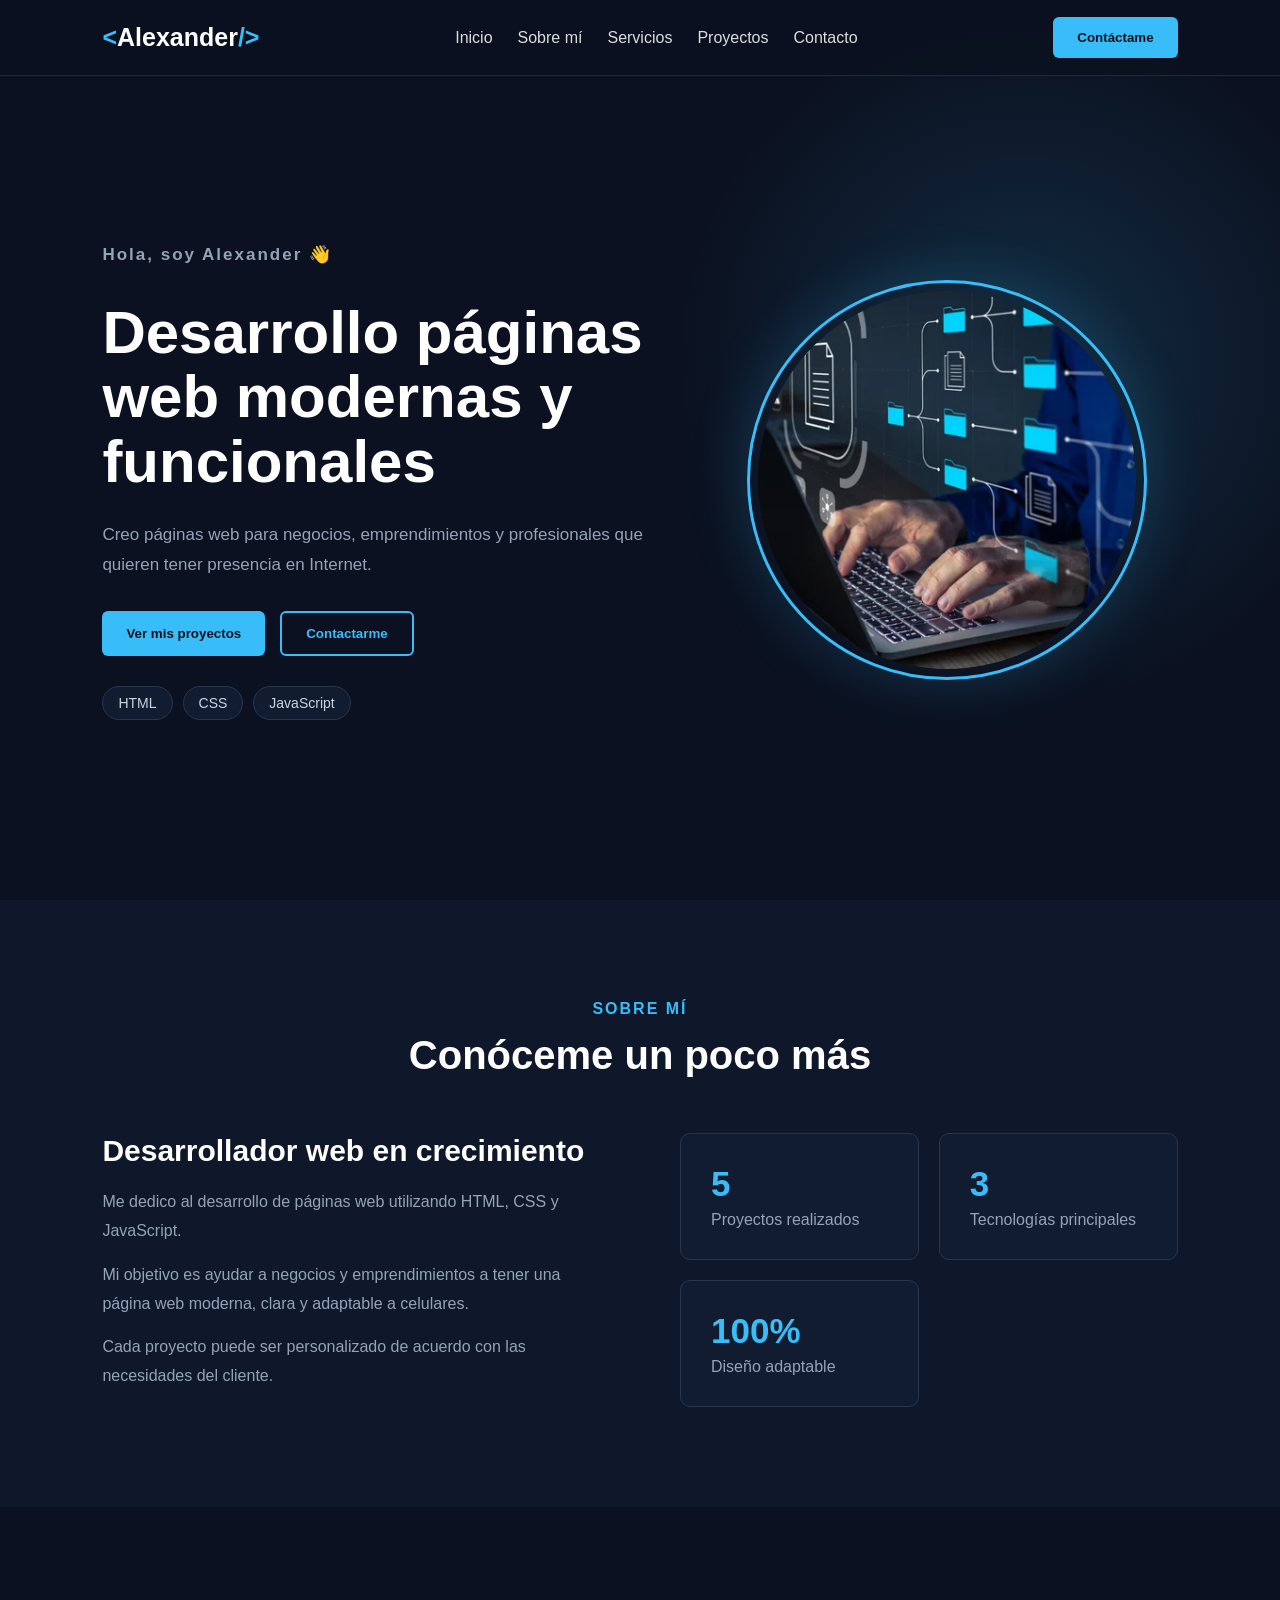
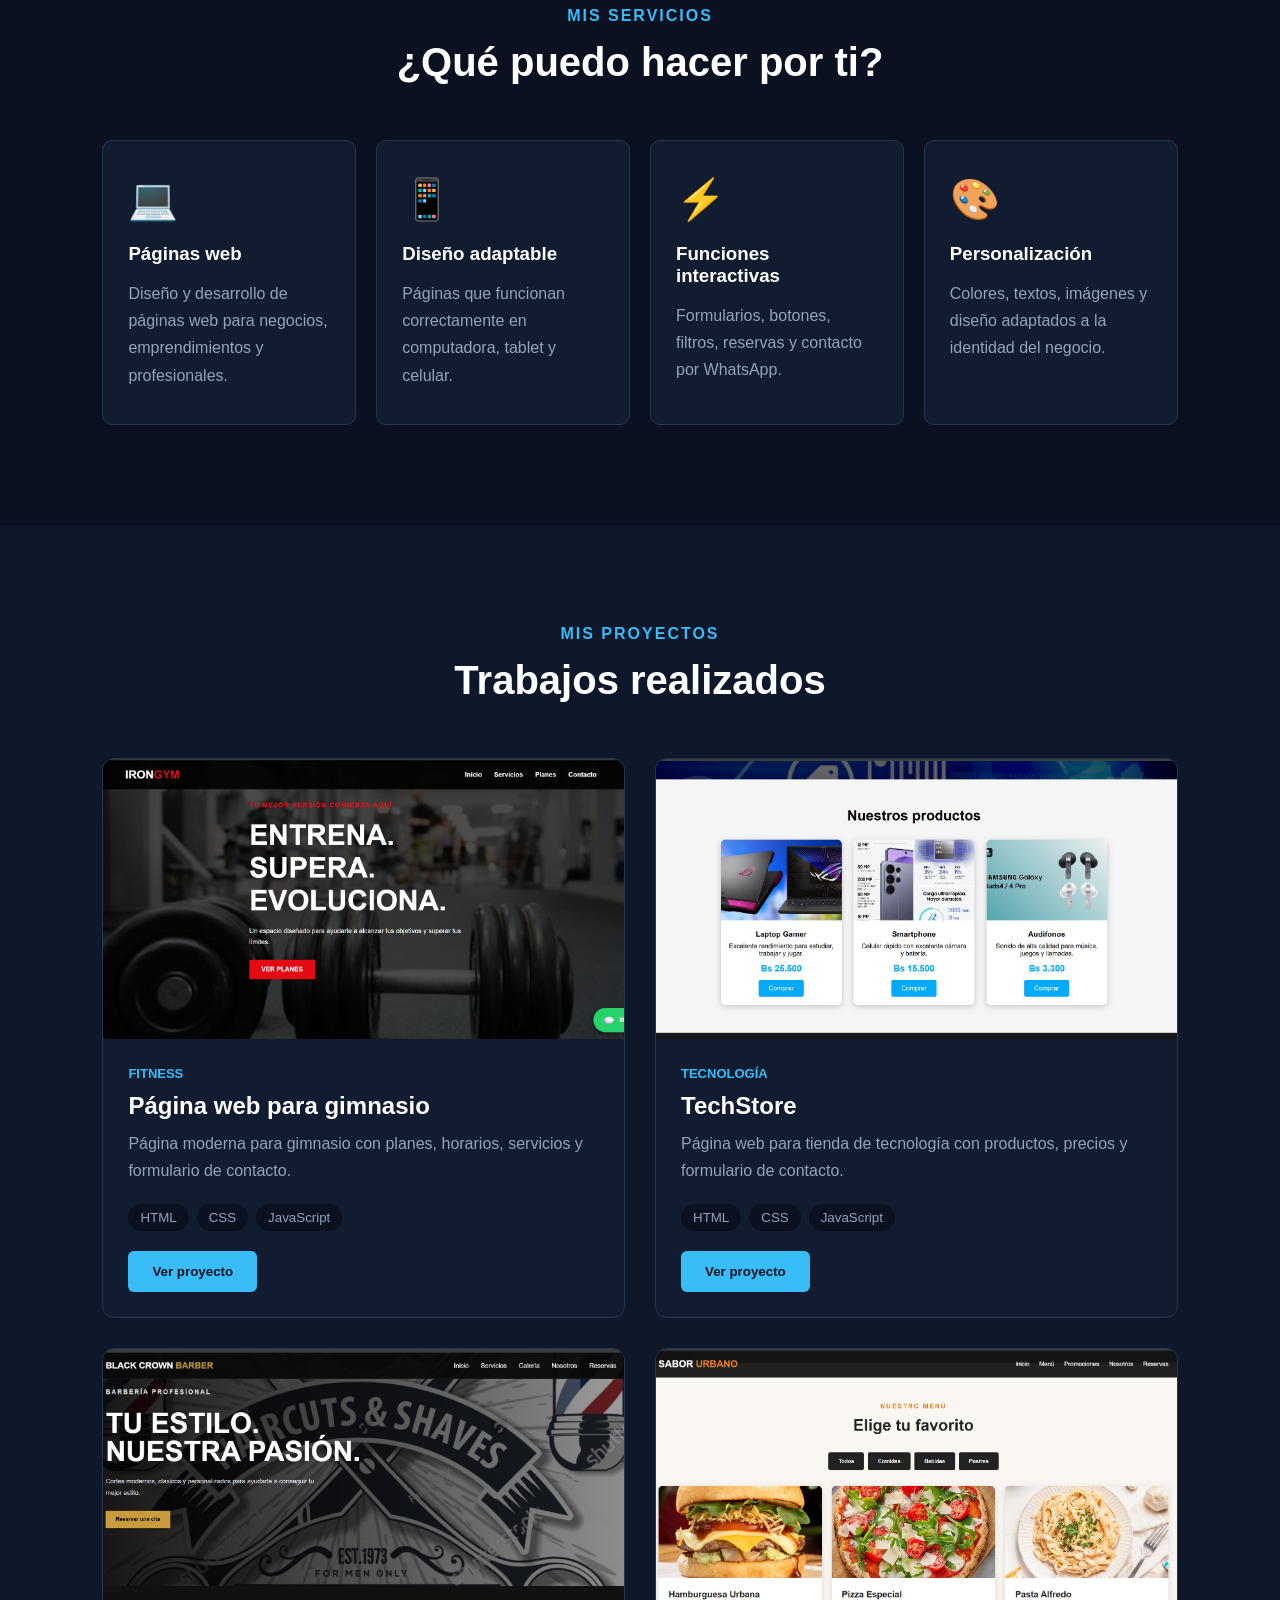
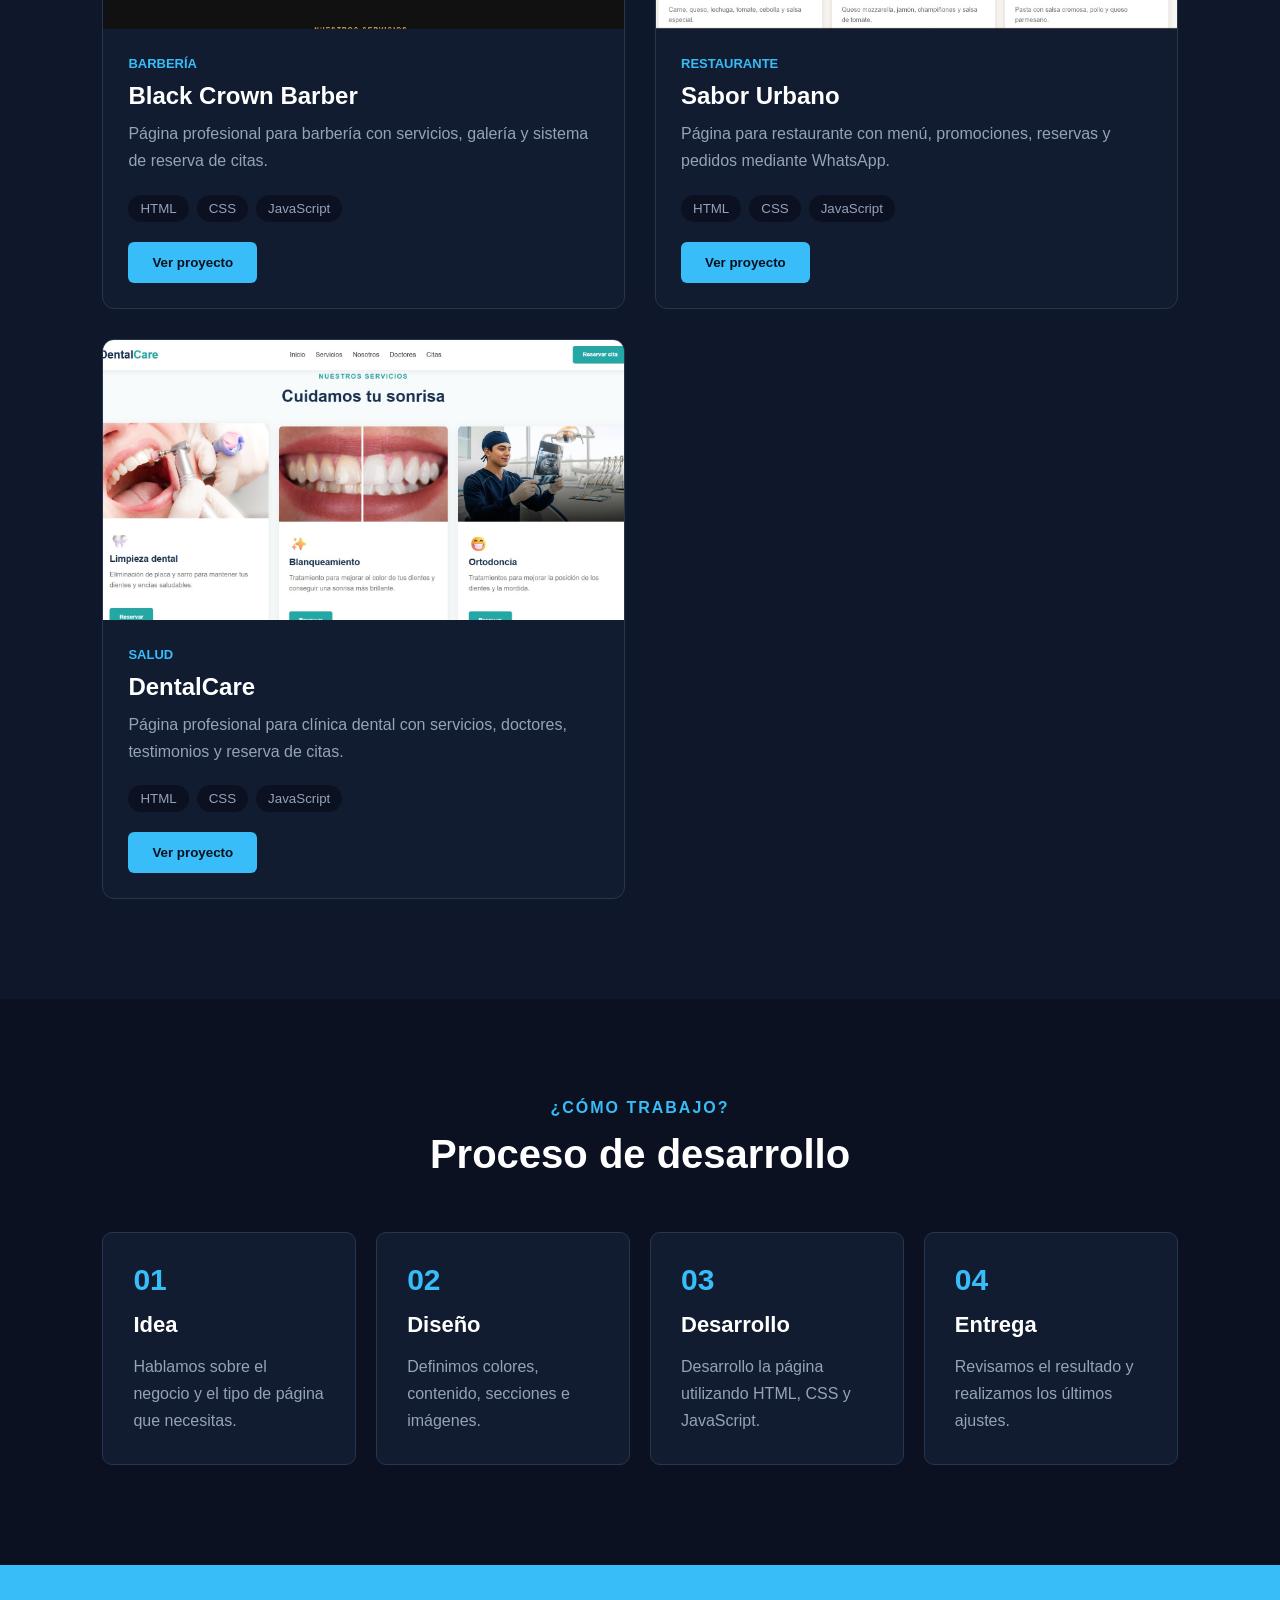
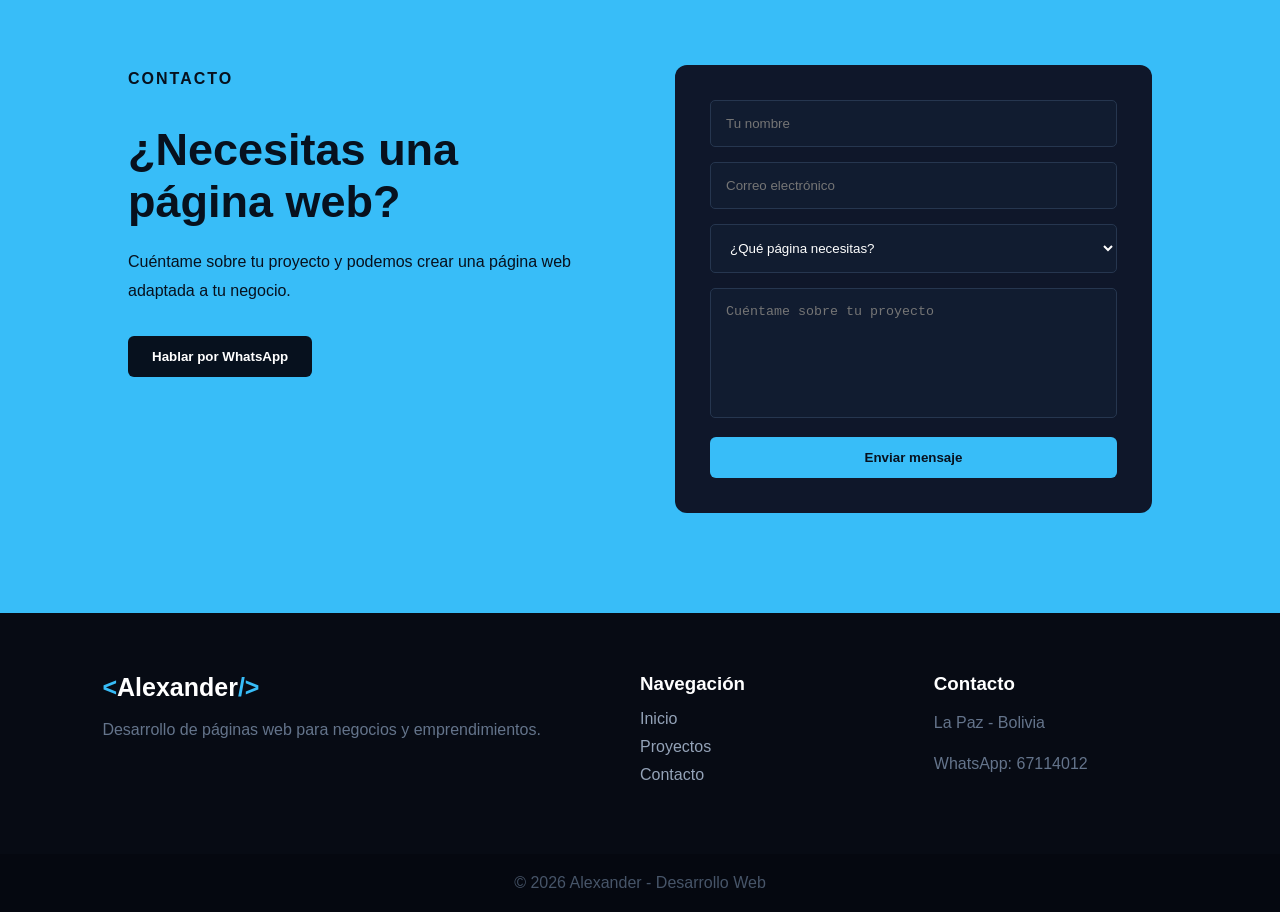
<file: index.html>
<!DOCTYPE html>
<html lang="es">

<head>
    <meta charset="UTF-8">
    <meta name="viewport" content="width=device-width, initial-scale=1.0">

    <title>Mi Portafolio Web</title>

    <link rel="stylesheet" href="estilos.css">
</head>

<body>

    <!-- HEADER -->

    <header>

        <div class="logo">
            <span>&lt;</span>Alexander<span>/&gt;</span>
        </div>

        <nav>
            <a href="#inicio">Inicio</a>
            <a href="#sobre-mi">Sobre mí</a>
            <a href="#servicios">Servicios</a>
            <a href="#proyectos">Proyectos</a>
            <a href="#contacto">Contacto</a>
        </nav>

        <button onclick="irContacto()">
            Contáctame
        </button>

    </header>


    <!-- INICIO -->

    <section id="inicio" class="inicio">

        <div class="contenido-inicio">

            <p class="saludo">
                Hola, soy Alexander 👋
            </p>

            <h1>
                Desarrollo páginas web
                modernas y funcionales
            </h1>

            <p>
                Creo páginas web para negocios,
                emprendimientos y profesionales que quieren
                tener presencia en Internet.
            </p>


            <div class="botones-inicio">

                <button onclick="irProyectos()">
                    Ver mis proyectos
                </button>

                <button class="boton-secundario" onclick="irContacto()">
                    Contactarme
                </button>

            </div>


            <div class="tecnologias">

                <span>HTML</span>

                <span>CSS</span>

                <span>JavaScript</span>

            </div>

        </div>


        <div class="imagen-inicio">

            <div class="circulo">

                <img
                    src="perfil.jpg"
                    alt="Desarrollador web"
                >

            </div>

        </div>

    </section>


    <!-- SOBRE MI -->

    <section id="sobre-mi" class="sobre-mi">

        <div class="titulo-seccion">

            <p>SOBRE MÍ</p>

            <h2>
                Conóceme un poco más
            </h2>

        </div>


        <div class="contenido-sobre-mi">

            <div class="texto-sobre-mi">

                <h3>
                    Desarrollador web en crecimiento
                </h3>

                <p>
                    Me dedico al desarrollo de páginas web
                    utilizando HTML, CSS y JavaScript.
                </p>

                <p>
                    Mi objetivo es ayudar a negocios y
                    emprendimientos a tener una página web
                    moderna, clara y adaptable a celulares.
                </p>

                <p>
                    Cada proyecto puede ser personalizado
                    de acuerdo con las necesidades del cliente.
                </p>

            </div>


            <div class="datos-sobre-mi">

                <div>
                    <strong>5</strong>
                    <span>Proyectos realizados</span>
                </div>

                <div>
                    <strong>3</strong>
                    <span>Tecnologías principales</span>
                </div>

                <div>
                    <strong>100%</strong>
                    <span>Diseño adaptable</span>
                </div>

            </div>

        </div>

    </section>


    <!-- SERVICIOS -->

    <section id="servicios" class="servicios-seccion">

        <div class="titulo-seccion">

            <p>MIS SERVICIOS</p>

            <h2>
                ¿Qué puedo hacer por ti?
            </h2>

        </div>


        <div class="servicios">

            <div class="servicio">

                <div class="icono">
                    💻
                </div>

                <h3>
                    Páginas web
                </h3>

                <p>
                    Diseño y desarrollo de páginas web
                    para negocios, emprendimientos y
                    profesionales.
                </p>

            </div>


            <div class="servicio">

                <div class="icono">
                    📱
                </div>

                <h3>
                    Diseño adaptable
                </h3>

                <p>
                    Páginas que funcionan correctamente
                    en computadora, tablet y celular.
                </p>

            </div>


            <div class="servicio">

                <div class="icono">
                    ⚡
                </div>

                <h3>
                    Funciones interactivas
                </h3>

                <p>
                    Formularios, botones, filtros,
                    reservas y contacto por WhatsApp.
                </p>

            </div>


            <div class="servicio">

                <div class="icono">
                    🎨
                </div>

                <h3>
                    Personalización
                </h3>

                <p>
                    Colores, textos, imágenes y diseño
                    adaptados a la identidad del negocio.
                </p>

            </div>

        </div>

    </section>


    <!-- PROYECTOS -->

    <section id="proyectos" class="proyectos-seccion">

        <div class="titulo-seccion">

            <p>MIS PROYECTOS</p>

            <h2>
                Trabajos realizados
            </h2>

        </div>


        <div class="proyectos">


            <!-- PROYECTO 1 -->

            <div class="proyecto">

                <div class="imagen-proyecto">

                    <img
                        src="gimnasio.jpg"
                        alt="Página web gimnasio"
                    >

                </div>

                <div class="info-proyecto">

                    <span>
                        FITNESS
                    </span>

                    <h3>
                        Página web para gimnasio
                    </h3>

                    <p>
                        Página moderna para gimnasio con
                        planes, horarios, servicios y
                        formulario de contacto.
                    </p>

                    <div class="etiquetas">

                        <small>HTML</small>
                        <small>CSS</small>
                        <small>JavaScript</small>

                    </div>

                    <button onclick="verProyecto('gimnasio')">
                        Ver proyecto
                    </button>

                </div>

            </div>


            <!-- PROYECTO 2 -->

            <div class="proyecto">

                <div class="imagen-proyecto">

                    <img
                        src="tecnologia.jpg"
                        alt="Tienda de tecnología"
                    >

                </div>

                <div class="info-proyecto">

                    <span>
                        TECNOLOGÍA
                    </span>

                    <h3>
                        TechStore
                    </h3>

                    <p>
                        Página web para tienda de tecnología
                        con productos, precios y formulario
                        de contacto.
                    </p>

                    <div class="etiquetas">

                        <small>HTML</small>
                        <small>CSS</small>
                        <small>JavaScript</small>

                    </div>

                    <button onclick="verProyecto('tecnologia')">
                        Ver proyecto
                    </button>

                </div>

            </div>


            <!-- PROYECTO 3 -->

            <div class="proyecto">

                <div class="imagen-proyecto">

                    <img
                        src="barberia.jpg"
                        alt="Página web barbería"
                    >

                </div>

                <div class="info-proyecto">

                    <span>
                        BARBERÍA
                    </span>

                    <h3>
                        Black Crown Barber
                    </h3>

                    <p>
                        Página profesional para barbería
                        con servicios, galería y sistema
                        de reserva de citas.
                    </p>

                    <div class="etiquetas">

                        <small>HTML</small>
                        <small>CSS</small>
                        <small>JavaScript</small>

                    </div>

                    <button onclick="verProyecto('barberia')">
                        Ver proyecto
                    </button>

                </div>

            </div>


            <!-- PROYECTO 4 -->

            <div class="proyecto">

                <div class="imagen-proyecto">

                    <img
                        src="restaurante.jpg"
                        alt="Página web restaurante"
                    >

                </div>

                <div class="info-proyecto">

                    <span>
                        RESTAURANTE
                    </span>

                    <h3>
                        Sabor Urbano
                    </h3>

                    <p>
                        Página para restaurante con menú,
                        promociones, reservas y pedidos
                        mediante WhatsApp.
                    </p>

                    <div class="etiquetas">

                        <small>HTML</small>
                        <small>CSS</small>
                        <small>JavaScript</small>

                    </div>

                    <button onclick="verProyecto('restaurante')">
                        Ver proyecto
                    </button>

                </div>

            </div>


            <!-- PROYECTO 5 -->

            <div class="proyecto">

                <div class="imagen-proyecto">

                    <img
                        src="dental.jpg"
                        alt="Página web clínica dental"
                    >

                </div>

                <div class="info-proyecto">

                    <span>
                        SALUD
                    </span>

                    <h3>
                        DentalCare
                    </h3>

                    <p>
                        Página profesional para clínica
                        dental con servicios, doctores,
                        testimonios y reserva de citas.
                    </p>

                    <div class="etiquetas">

                        <small>HTML</small>
                        <small>CSS</small>
                        <small>JavaScript</small>

                    </div>

                    <button onclick="verProyecto('dental')">
                        Ver proyecto
                    </button>

                </div>

            </div>

        </div>

    </section>


    <!-- PROCESO -->

    <section class="proceso">

        <div class="titulo-seccion">

            <p>¿CÓMO TRABAJO?</p>

            <h2>
                Proceso de desarrollo
            </h2>

        </div>


        <div class="pasos">

            <div class="paso">

                <span>01</span>

                <h3>
                    Idea
                </h3>

                <p>
                    Hablamos sobre el negocio y el tipo
                    de página que necesitas.
                </p>

            </div>


            <div class="paso">

                <span>02</span>

                <h3>
                    Diseño
                </h3>

                <p>
                    Definimos colores, contenido,
                    secciones e imágenes.
                </p>

            </div>


            <div class="paso">

                <span>03</span>

                <h3>
                    Desarrollo
                </h3>

                <p>
                    Desarrollo la página utilizando
                    HTML, CSS y JavaScript.
                </p>

            </div>


            <div class="paso">

                <span>04</span>

                <h3>
                    Entrega
                </h3>

                <p>
                    Revisamos el resultado y realizamos
                    los últimos ajustes.
                </p>

            </div>

        </div>

    </section>


    <!-- CONTACTO -->

    <section id="contacto" class="contacto">

        <div class="contacto-texto">

            <p class="subtitulo">
                CONTACTO
            </p>

            <h2>
                ¿Necesitas una página web?
            </h2>

            <p>
                Cuéntame sobre tu proyecto y podemos
                crear una página web adaptada a tu
                negocio.
            </p>


            <button onclick="abrirWhatsApp()">
                Hablar por WhatsApp
            </button>

        </div>


        <form id="formularioContacto">

            <input
                type="text"
                id="nombre"
                placeholder="Tu nombre"
                required
            >

            <input
                type="email"
                id="correo"
                placeholder="Correo electrónico"
                required
            >

            <select id="tipoPagina" required>

                <option value="">
                    ¿Qué página necesitas?
                </option>

                <option>
                    Página para negocio
                </option>

                <option>
                    Restaurante
                </option>

                <option>
                    Tienda
                </option>

                <option>
                    Portafolio
                </option>

                <option>
                    Otro proyecto
                </option>

            </select>


            <textarea
                id="mensaje"
                placeholder="Cuéntame sobre tu proyecto"
                required
            ></textarea>


            <button type="submit">
                Enviar mensaje
            </button>

        </form>

    </section>


    <!-- FOOTER -->

    <footer>

        <div>

            <div class="logo">
                <span>&lt;</span>Alexander<span>/&gt;</span>
            </div>

            <p>
                Desarrollo de páginas web para negocios
                y emprendimientos.
            </p>

        </div>


        <div>

            <h3>
                Navegación
            </h3>

            <a href="#inicio">
                Inicio
            </a>

            <a href="#proyectos">
                Proyectos
            </a>

            <a href="#contacto">
                Contacto
            </a>

        </div>


        <div>

            <h3>
                Contacto
            </h3>

            <p>
                La Paz - Bolivia
            </p>

            <p>
                WhatsApp: 67114012
            </p>

        </div>

    </footer>


    <div class="derechos">

        © 2026 Alexander - Desarrollo Web

    </div>


    <script src="script.js"></script>

</body>

</html>
</file>
<file: estilos.css>
* {
    margin: 0;
    padding: 0;
    box-sizing: border-box;
}

html {
    scroll-behavior: smooth;
}

body {
    font-family: Arial, Helvetica, sans-serif;
    background-color: #0b1120;
    color: white;
}


/* HEADER */

header {
    position: fixed;

    top: 0;
    left: 0;

    width: 100%;

    padding: 17px 8%;

    display: flex;

    justify-content: space-between;
    align-items: center;

    background-color: rgba(11, 17, 32, 0.95);

    border-bottom: 1px solid #1e293b;

    z-index: 1000;
}


.logo {
    font-size: 25px;

    font-weight: bold;
}


.logo span {
    color: #38bdf8;
}


nav {
    display: flex;

    gap: 25px;
}


nav a {
    color: #ddd;

    text-decoration: none;

    transition: 0.3s;
}


nav a:hover {
    color: #38bdf8;
}


button {
    padding: 13px 24px;

    border: none;

    background-color: #38bdf8;

    color: #07111e;

    border-radius: 6px;

    font-weight: bold;

    cursor: pointer;

    transition: 0.3s;
}


button:hover {
    background-color: white;

    transform: translateY(-2px);
}


/* INICIO */

.inicio {
    min-height: 100vh;

    padding: 120px 8% 60px;

    display: grid;

    grid-template-columns: 1.2fr 1fr;

    align-items: center;

    gap: 60px;

    background:
        radial-gradient(
            circle at 80% 40%,
            rgba(56,189,248,0.16),
            transparent 30%
        );
}


.saludo,
.subtitulo,
.titulo-seccion p {
    color: #38bdf8;

    font-weight: bold;

    letter-spacing: 2px;

    margin-bottom: 15px;
}


.contenido-inicio h1 {
    font-size: 60px;

    line-height: 1.08;

    margin-bottom: 25px;
}


.contenido-inicio > p {
    color: #94a3b8;

    line-height: 1.8;

    max-width: 600px;

    font-size: 17px;

    margin-bottom: 30px;
}


.botones-inicio {
    display: flex;

    gap: 15px;

    margin-bottom: 30px;
}


.boton-secundario {
    background-color: transparent;

    border: 2px solid #38bdf8;

    color: #38bdf8;
}


.boton-secundario:hover {
    background-color: #38bdf8;

    color: #07111e;
}


.tecnologias {
    display: flex;

    gap: 10px;

    flex-wrap: wrap;
}


.tecnologias span {
    background-color: #111c30;

    border: 1px solid #26364f;

    padding: 8px 15px;

    border-radius: 20px;

    color: #cbd5e1;

    font-size: 14px;
}


/* IMAGEN PERFIL */

.imagen-inicio {
    display: flex;

    justify-content: center;
}


.circulo {
    width: 400px;
    height: 400px;

    border-radius: 50%;

    padding: 8px;

    border: 3px solid #38bdf8;

    box-shadow:
        0 0 60px rgba(56,189,248,0.2);
}


.circulo img {
    width: 100%;
    height: 100%;

    object-fit: cover;

    border-radius: 50%;
}


/* SECCIONES */

.sobre-mi,
.servicios-seccion,
.proyectos-seccion,
.proceso {
    padding: 100px 8%;
}


.titulo-seccion {
    text-align: center;

    margin-bottom: 55px;
}


.titulo-seccion h2 {
    font-size: 40px;
}


/* SOBRE MI */

.sobre-mi {
    background-color: #0f172a;
}


.contenido-sobre-mi {
    display: grid;

    grid-template-columns: 1fr 1fr;

    gap: 80px;

    align-items: center;
}


.texto-sobre-mi h3 {
    font-size: 30px;

    margin-bottom: 20px;
}


.texto-sobre-mi p {
    color: #94a3b8;

    line-height: 1.8;

    margin-bottom: 15px;
}


.datos-sobre-mi {
    display: grid;

    grid-template-columns: repeat(2, 1fr);

    gap: 20px;
}


.datos-sobre-mi div {
    background-color: #111c30;

    border: 1px solid #26364f;

    padding: 30px;

    border-radius: 10px;

    display: flex;

    flex-direction: column;
}


.datos-sobre-mi strong {
    color: #38bdf8;

    font-size: 35px;
}


.datos-sobre-mi span {
    color: #94a3b8;

    margin-top: 7px;
}


/* SERVICIOS */

.servicios {
    display: grid;

    grid-template-columns:
        repeat(4, 1fr);

    gap: 20px;
}


.servicio {
    background-color: #111c30;

    padding: 35px 25px;

    border: 1px solid #26364f;

    border-radius: 10px;

    transition: 0.3s;
}


.servicio:hover {
    transform: translateY(-8px);

    border-color: #38bdf8;
}


.icono {
    font-size: 40px;

    margin-bottom: 20px;
}


.servicio h3 {
    margin-bottom: 15px;
}


.servicio p {
    color: #94a3b8;

    line-height: 1.7;
}


/* PROYECTOS */

.proyectos-seccion {
    background-color: #0f172a;
}


.proyectos {
    display: grid;

    grid-template-columns:
        repeat(2, 1fr);

    gap: 30px;
}


.proyecto {
    background-color: #111c30;

    border: 1px solid #26364f;

    border-radius: 12px;

    overflow: hidden;

    transition: 0.3s;
}


.proyecto:hover {
    transform: translateY(-7px);

    border-color: #38bdf8;
}


.imagen-proyecto {
    height: 280px;

    overflow: hidden;
}


.imagen-proyecto img {
    width: 100%;
    height: 100%;

    object-fit: cover;

    transition: 0.5s;
}


.proyecto:hover .imagen-proyecto img {
    transform: scale(1.05);
}


.info-proyecto {
    padding: 25px;
}


.info-proyecto > span {
    color: #38bdf8;

    font-size: 13px;

    font-weight: bold;
}


.info-proyecto h3 {
    font-size: 24px;

    margin: 10px 0;
}


.info-proyecto p {
    color: #94a3b8;

    line-height: 1.7;

    margin-bottom: 20px;
}


.etiquetas {
    display: flex;

    gap: 8px;

    margin-bottom: 20px;
}


.etiquetas small {
    padding: 6px 12px;

    background-color: #0b1120;

    border-radius: 15px;

    color: #94a3b8;
}


/* PROCESO */

.pasos {
    display: grid;

    grid-template-columns:
        repeat(4, 1fr);

    gap: 20px;
}


.paso {
    position: relative;

    padding: 30px;

    border: 1px solid #26364f;

    border-radius: 10px;

    background-color: #111c30;
}


.paso span {
    color: #38bdf8;

    font-size: 30px;

    font-weight: bold;
}


.paso h3 {
    font-size: 22px;

    margin: 15px 0;
}


.paso p {
    color: #94a3b8;

    line-height: 1.7;
}


/* CONTACTO */

.contacto {
    display: grid;

    grid-template-columns: 1fr 1fr;

    gap: 70px;

    padding: 100px 10%;

    background-color: #38bdf8;

    color: #07111e;
}


.contacto .subtitulo {
    color: #07111e;
}


.contacto-texto h2 {
    font-size: 45px;

    margin-bottom: 20px;
}


.contacto-texto p {
    line-height: 1.8;

    max-width: 500px;

    margin-bottom: 30px;
}


.contacto-texto button {
    background-color: #07111e;

    color: white;
}


.contacto-texto button:hover {
    background-color: white;

    color: #07111e;
}


form {
    background-color: #0f172a;

    padding: 35px;

    border-radius: 12px;
}


input,
select,
textarea {
    width: 100%;

    padding: 15px;

    margin-bottom: 15px;

    border: 1px solid #26364f;

    background-color: #111c30;

    color: white;

    border-radius: 5px;

    outline: none;
}


input:focus,
select:focus,
textarea:focus {
    border-color: #38bdf8;
}


textarea {
    height: 130px;

    resize: none;
}


form button {
    width: 100%;
}


/* FOOTER */

footer {
    display: grid;

    grid-template-columns:
        2fr 1fr 1fr;

    gap: 50px;

    padding: 60px 8%;

    background-color: #070b14;
}


footer p {
    color: #64748b;

    margin-top: 15px;

    line-height: 1.6;
}


footer h3 {
    margin-bottom: 15px;
}


footer a {
    color: #94a3b8;

    text-decoration: none;

    display: block;

    margin-bottom: 10px;
}


footer a:hover {
    color: #38bdf8;
}


.derechos {
    background-color: #050810;

    padding: 20px;

    text-align: center;

    color: #475569;
}


/* TABLET */

@media (max-width: 1000px) {

    header > button {
        display: none;
    }


    .inicio {
        grid-template-columns: 1fr;
    }


    .imagen-inicio {
        order: -1;

        margin-top: 40px;
    }


    .circulo {
        width: 300px;
        height: 300px;
    }


    .contenido-inicio {
        text-align: center;

        margin: auto;
    }


    .botones-inicio,
    .tecnologias {
        justify-content: center;
    }


    .servicios {
        grid-template-columns:
            repeat(2, 1fr);
    }


    .pasos {
        grid-template-columns:
            repeat(2, 1fr);
    }

}


/* CELULAR */

@media (max-width: 700px) {

    header {
        flex-direction: column;

        padding: 15px;
    }


    nav {
        margin-top: 12px;

        gap: 10px;

        flex-wrap: wrap;

        justify-content: center;
    }


    nav a {
        font-size: 13px;
    }


    .inicio {
        padding-top: 160px;
    }


    .contenido-inicio h1 {
        font-size: 40px;
    }


    .botones-inicio {
        flex-direction: column;
    }


    .contenido-sobre-mi {
        grid-template-columns: 1fr;
    }


    .datos-sobre-mi {
        grid-template-columns: 1fr;
    }


    .servicios {
        grid-template-columns: 1fr;
    }


    .proyectos {
        grid-template-columns: 1fr;
    }


    .pasos {
        grid-template-columns: 1fr;
    }


    .contacto {
        grid-template-columns: 1fr;

        padding: 70px 6%;
    }


    .contacto-texto h2 {
        font-size: 35px;
    }


    footer {
        grid-template-columns: 1fr;
    }

}
</file>
